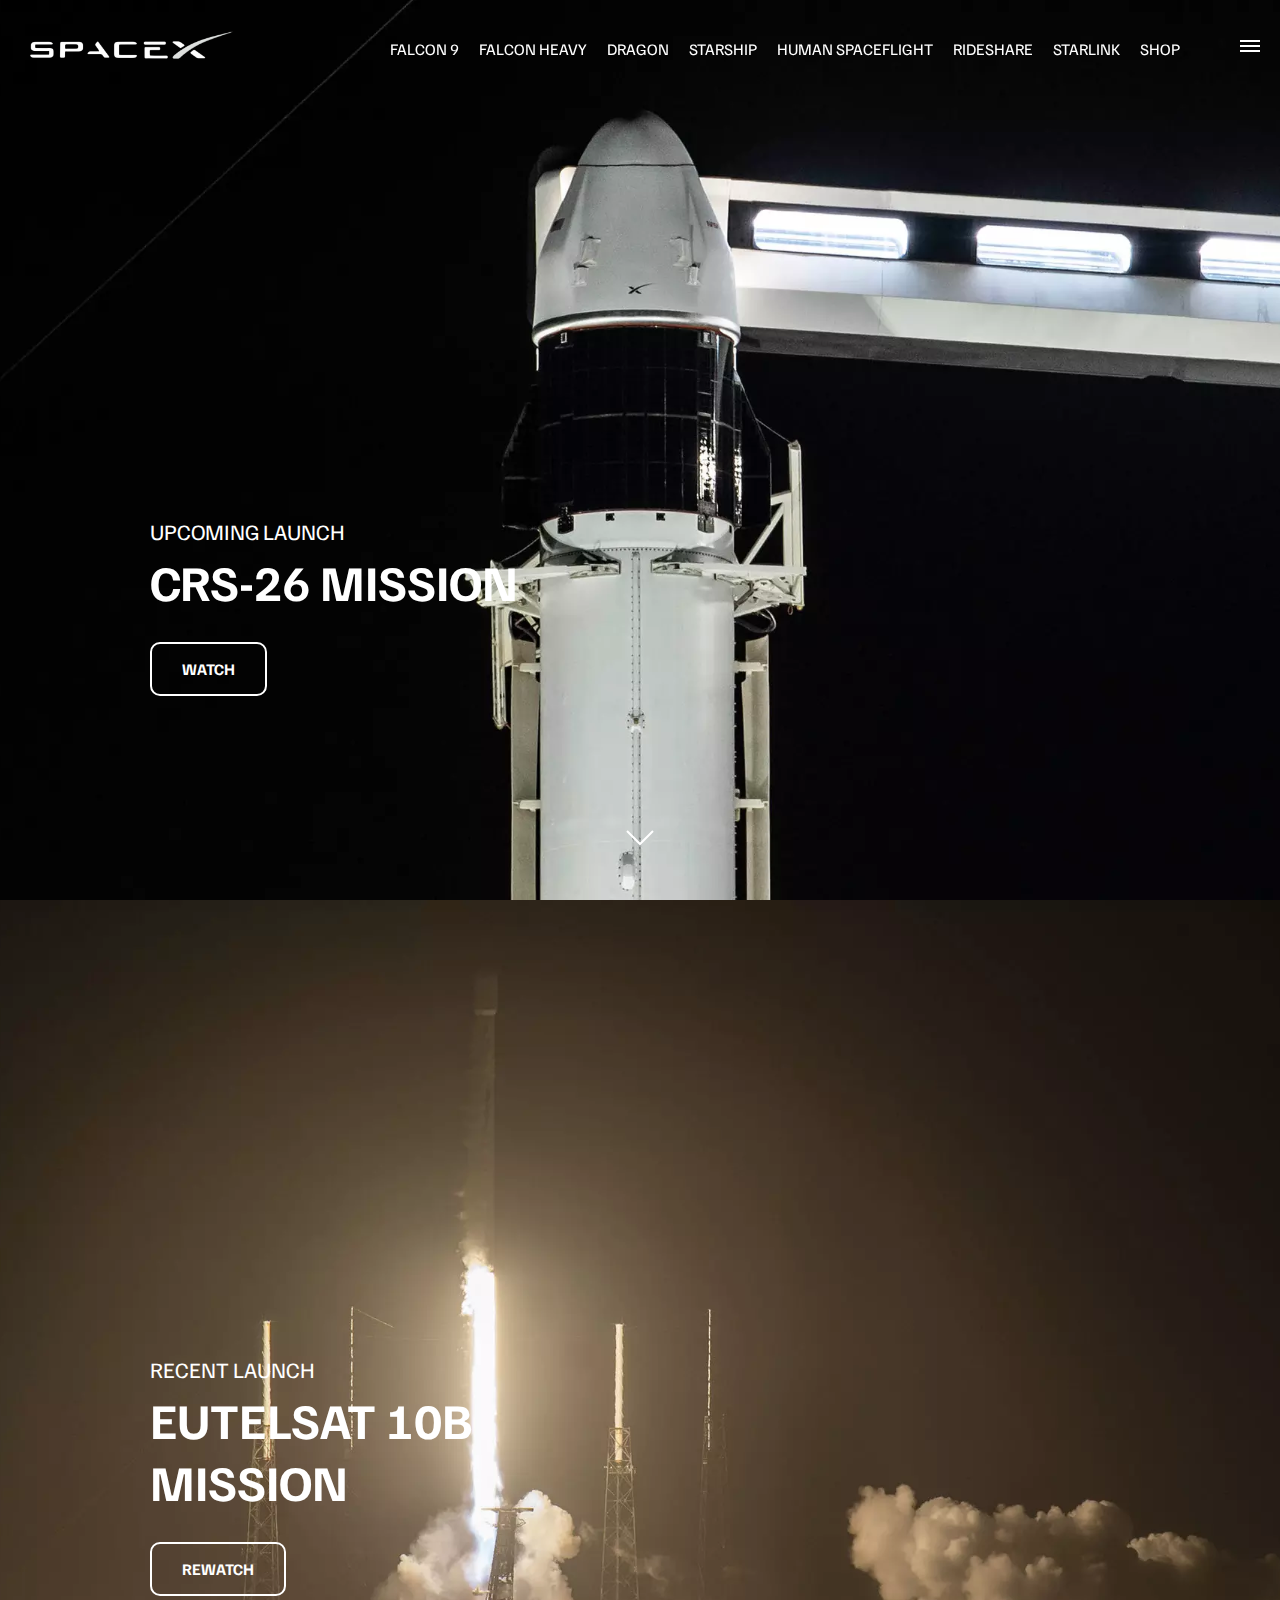
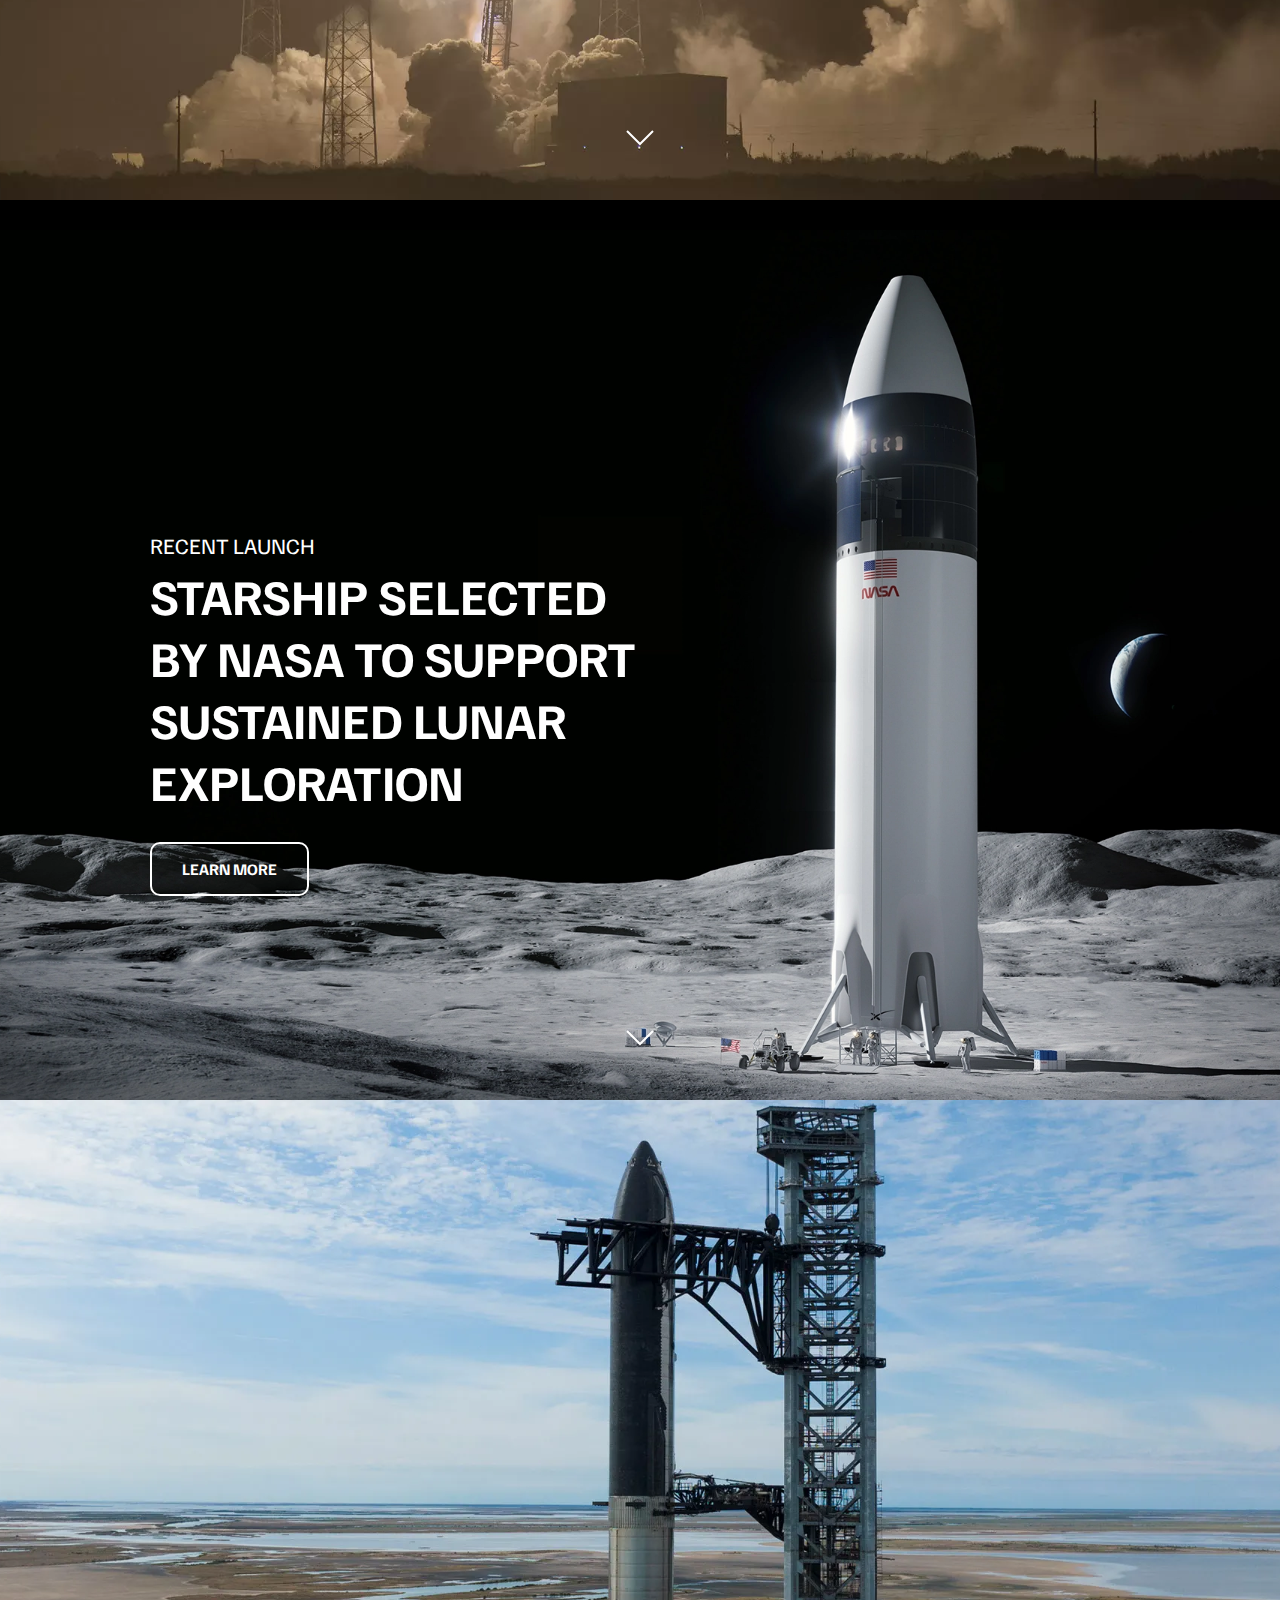
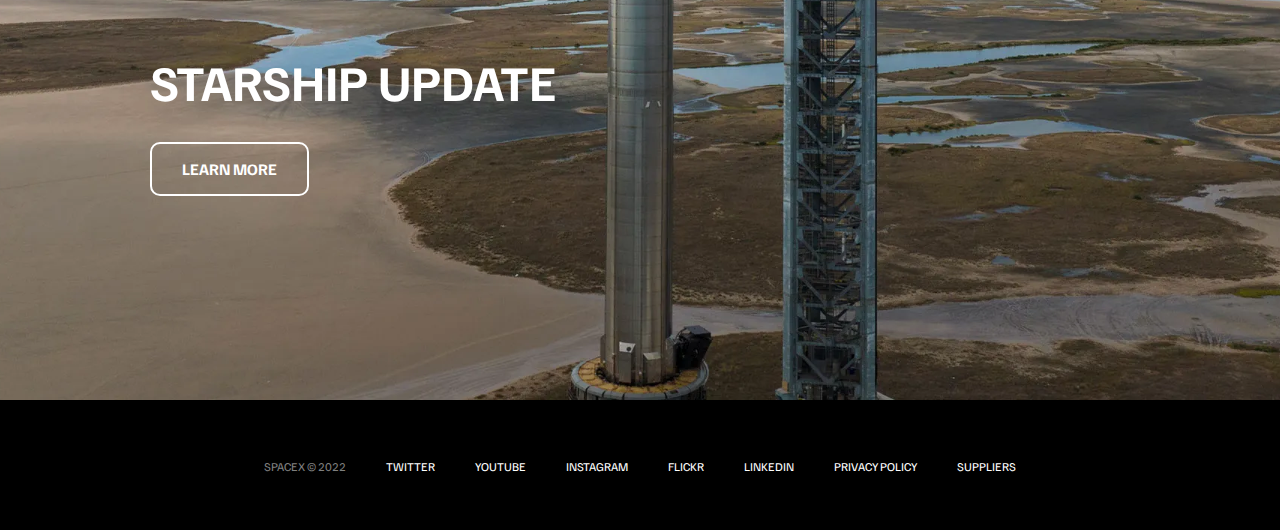
<file: index.html>
<!DOCTYPE html>
<html lang="en">
  <head>
    <meta charset="UTF-8" />
    <meta http-equiv="X-UA-Compatible" content="IE=edge" />
    <meta name="viewport" content="width=device-width, initial-scale=1.0" />
    <link rel="stylesheet" href="./css/style.css" />
    <script src="./js/script.js" defer></script>
    <title>SpaceX</title>
  </head>
  <body>
    <div id="overlay"></div>
    <div id="mobile-menu" class="mobile-main-menu">
      <ul>
        <li><a href="#">Mission</a></li>
        <li><a href="#">launches</a></li>
        <li><a href="#">Careers</a></li>
        <li><a href="#">Updates</a></li>
        <li><a href="#">Shop</a></li>

        <li class="mobile-only"><a href="falcon9.html">Falcon 9</a></li>
        <li class="mobile-only">
          <a href="falcon-heavy.html">Falcon Heavy</a>
        </li>
        <li class="mobile-only"><a href="dragon.html">Dragon</a></li>
        <li class="mobile-only"><a href="#">Starship</a></li>
        <li class="mobile-only"><a href="#">Human Spaceflight</a></li>
        <li class="mobile-only"><a href="#">Rideshare</a></li>
        <li class="mobile-only"><a href="#"> Starlink</a></li>
        <li class="mobile-only"><a href="#">Shop</a></li>
      </ul>
    </div>
    <header class="main-header">
      <div class="logo">
        <a href="index.html">
          <img src="img/logo.png" alt="SpaceX" srcset="" />
        </a>
      </div>
      <nav class="desktop-main-menu">
        <ul>
          <!-- TODO:add proper header -->
          <li><a href="falcon9.html">Falcon 9</a></li>
          <li><a href="falcon-heavy.html">Falcon Heavy</a></li>
          <li><a href="dragon.html">Dragon</a></li>
          <li><a href="#">Starship</a></li>
          <li><a href="#">Human Spaceflight</a></li>
          <li><a href="#">Rideshare</a></li>
          <li><a href="#"> Starlink</a></li>
          <li><a href="#">Shop</a></li>
        </ul>
      </nav>
    </header>
    <!-- hamburger menu  -->
    <button
      id="menu-btn"
      class="hamburger"
      type="button"
      aria-label="hamburger"
    >
      <span class="hamburger-top"></span>
      <span class="hamburger-middle"></span>
      <span class="hamburger-bottom"></span>
    </button>

    <!-- section-A -->

    <section class="section-a">
      <div class="section-inner">
        <h4>Upcoming Launch</h4>
        <h2>CRS-26 Mission</h2>
        <div href="#" class="btn">
          <div class="hover"></div>
          <span>watch</span>
        </div>
      </div>
      <div class="scroll-arrow">
        <svg width="30px" height="20px">
          <path
            stroke="#ffffff"
            fill="none"
            stroke-width="2px"
            d="M2.000,5.000 L15.000,18.000 L28.000,5.000 "
          ></path>
        </svg>
      </div>
    </section>
    <!-- section-B -->

    <section class="section-b">
      <div class="section-inner">
        <h4>RECENT LAUNCH</h4>
        <h2>
          EUTELSAT 10B <br />
          MISSION
        </h2>
        <div href="#" class="btn">
          <div class="hover"></div>
          <span>Rewatch</span>
        </div>
      </div>
      <div class="scroll-arrow">
        <svg width="30px" height="20px">
          <path
            stroke="#ffffff"
            fill="none"
            stroke-width="2px"
            d="M2.000,5.000 L15.000,18.000 L28.000,5.000 "
          ></path>
        </svg>
      </div>
    </section>
    <!-- section-c -->
    <section class="section-c">
      <div class="section-inner">
        <h4>RECENT LAUNCH</h4>
        <h2>
          STARSHIP SELECTED<br />BY NASA TO SUPPORT <br />
          SUSTAINED LUNAR<br />EXPLORATION
        </h2>
        <div href="#" class="btn">
          <div class="hover"></div>
          <span>Learn more</span>
        </div>
      </div>
      <div class="scroll-arrow">
        <svg width="30px" height="20px">
          <path
            stroke="#ffffff"
            fill="none"
            stroke-width="2px"
            d="M2.000,5.000 L15.000,18.000 L28.000,5.000 "
          ></path>
        </svg>
      </div>
    </section>
    <!-- section-d -->
    <section class="section-d">
      <div class="section-inner">
        <h2>STARSHIP UPDATE</h2>
        <div href="#" class="btn">
          <div class="hover"></div>
          <span>Learn more</span>
        </div>
      </div>
    </section>
    <!-- footer  -->
    <!-- TODO: fix for the mobile  -->
    <footer>
      <ul>
        <li><a class="spacex-text" href="#"> SPACEX © 2022</a></li>
        <li><a href="#">TWITTER</a></li>
        <li><a href="#">YOUTUBE</a></li>
        <li><a href="#">INSTAGRAM</a></li>
        <li><a href="#">FLICKR</a></li>
        <li><a href="#">LINKEDIN</a></li>
        <li><a href="#">PRIVACY POLICY</a></li>
        <li><a href="#">SUPPLIERS</a></li>
      </ul>
    </footer>
  </body>
</html>
</file>
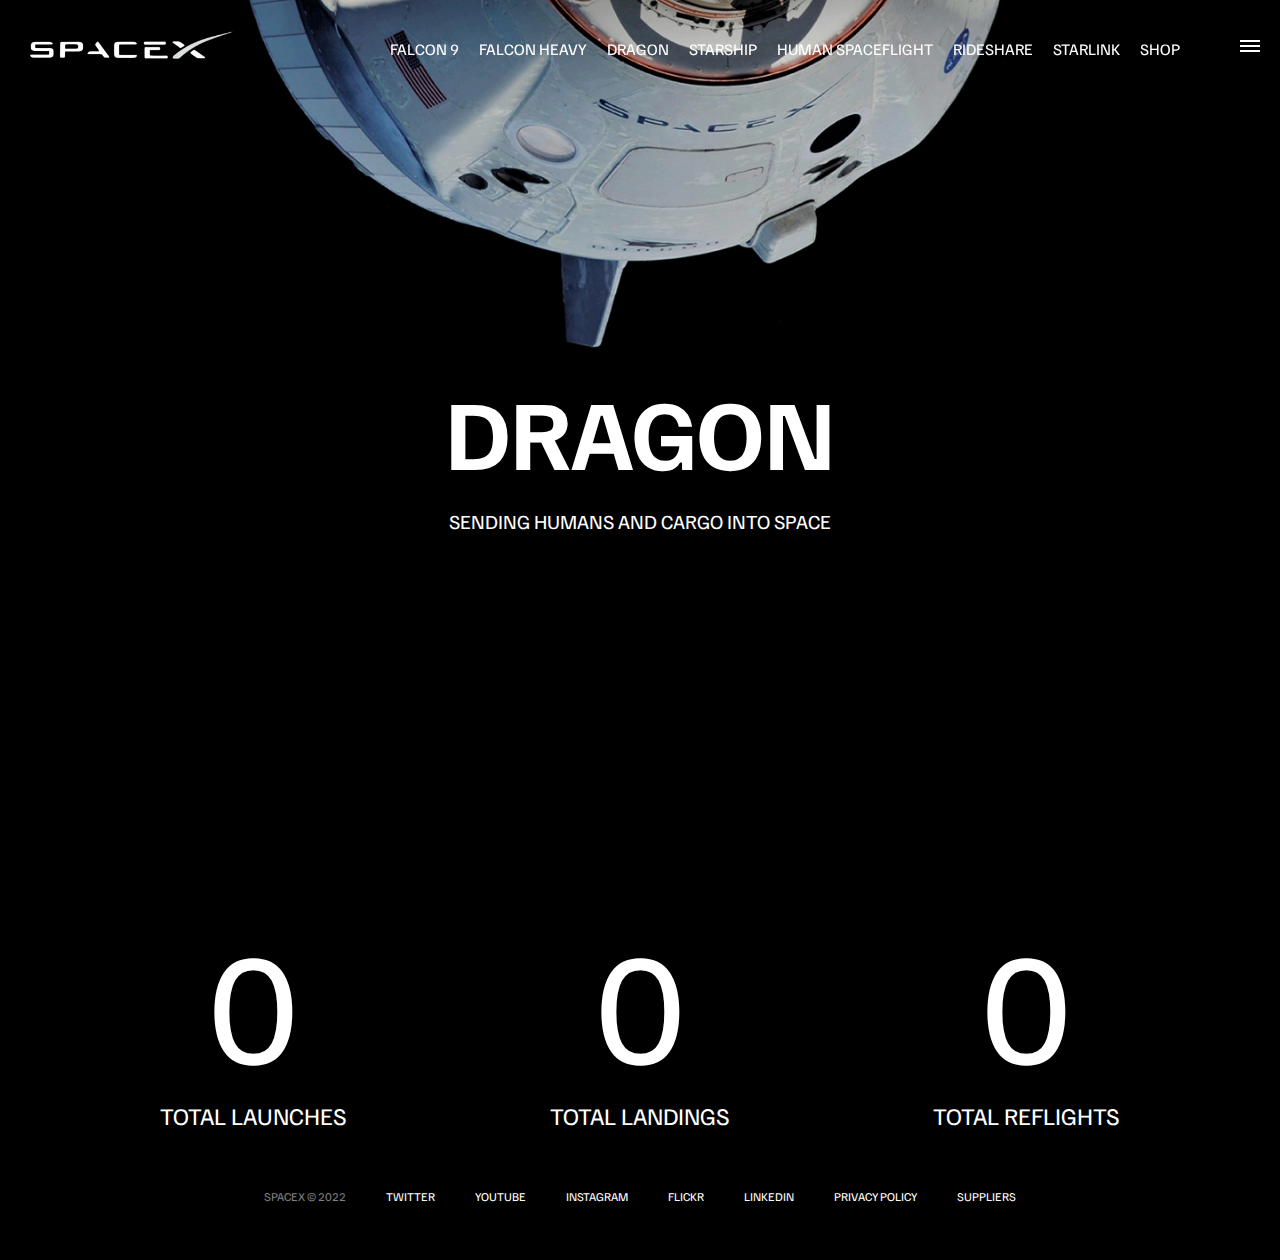
<file: dragon.html>
<!DOCTYPE html>
<html lang="en">
  <head>
    <meta charset="UTF-8" />
    <meta http-equiv="X-UA-Compatible" content="IE=edge" />
    <meta name="viewport" content="width=device-width, initial-scale=1.0" />
    <link rel="stylesheet" href="./css/style.css" />
    <script src="./js/script.js" defer></script>
    <title>SpaceX - Falcon 9</title>
  </head>
  <body>
    <div id="overlay"></div>
    <div id="mobile-menu" class="mobile-main-menu">
      <ul>
        <li><a href="#">Mission</a></li>
        <li><a href="#">launches</a></li>
        <li><a href="#">Careers</a></li>
        <li><a href="#">Updates</a></li>
        <li><a href="#">Shop</a></li>

        <li class="mobile-only"><a href="falcon9.html">Falcon 9</a></li>
        <li class="mobile-only">
          <a href="falcon-heavy.html">Falcon Heavy</a>
        </li>
        <li class="mobile-only"><a href="dragon.html">Dragon</a></li>
        <li class="mobile-only"><a href="#">Starship</a></li>
        <li class="mobile-only"><a href="#">Human Spaceflight</a></li>
        <li class="mobile-only"><a href="#">Rideshare</a></li>
        <li class="mobile-only"><a href="#"> Starlink</a></li>
        <li class="mobile-only"><a href="#">Shop</a></li>
      </ul>
    </div>
    <header class="main-header">
      <div class="logo">
        <a href="index.html">
          <img src="img/logo.png" alt="SpaceX" srcset="" />
        </a>
      </div>
      <nav class="desktop-main-menu">
        <ul>
          <!-- TODO:add proper header -->
          <li><a href="falcon9.html">Falcon 9</a></li>
          <li><a href="falcon-heavy.html">Falcon Heavy</a></li>
          <li><a href="dragon.html">Dragon</a></li>
          <li><a href="#">Starship</a></li>
          <li><a href="#">Human Spaceflight</a></li>
          <li><a href="#">Rideshare</a></li>
          <li><a href="#"> Starlink</a></li>
          <li><a href="#">Shop</a></li>
        </ul>
      </nav>
    </header>
    <!-- hamburger menu  -->
    <button
      id="menu-btn"
      class="hamburger"
      type="button"
      aria-label="hamburger"
    >
      <span class="hamburger-top"></span>
      <span class="hamburger-middle"></span>
      <span class="hamburger-bottom"></span>
    </button>
    <section class="section-animate bg-dragon"></section>
    <div class="section-inner-center">
      <h3>DRAGON</h3>

      <p>SENDING HUMANS AND CARGO INTO SPACE</p>
    </div>
    <div class="stats">
      <div>
        <span class="counter" data-target="36">0</span>
        <h4>Total Launches</h4>
      </div>
      <div>
        <span class="counter" data-target="33">0</span>
        <h4>TOTAL LANDINGS</h4>
      </div>
      <div>
        <span class="counter" data-target="15">0</span>
        <h4>TOTAL REFLIGHTS</h4>
      </div>
    </div>
    <!-- footer  -->
    <!-- TODO: fix for the mobile  -->
    <footer>
      <ul>
        <li><a class="spacex-text" href="#"> SPACEX © 2022</a></li>
        <li><a href="#">TWITTER</a></li>
        <li><a href="#">YOUTUBE</a></li>
        <li><a href="#">INSTAGRAM</a></li>
        <li><a href="#">FLICKR</a></li>
        <li><a href="#">LINKEDIN</a></li>
        <li><a href="#">PRIVACY POLICY</a></li>
        <li><a href="#">SUPPLIERS</a></li>
      </ul>
    </footer>
  </body>
</html>
</file>
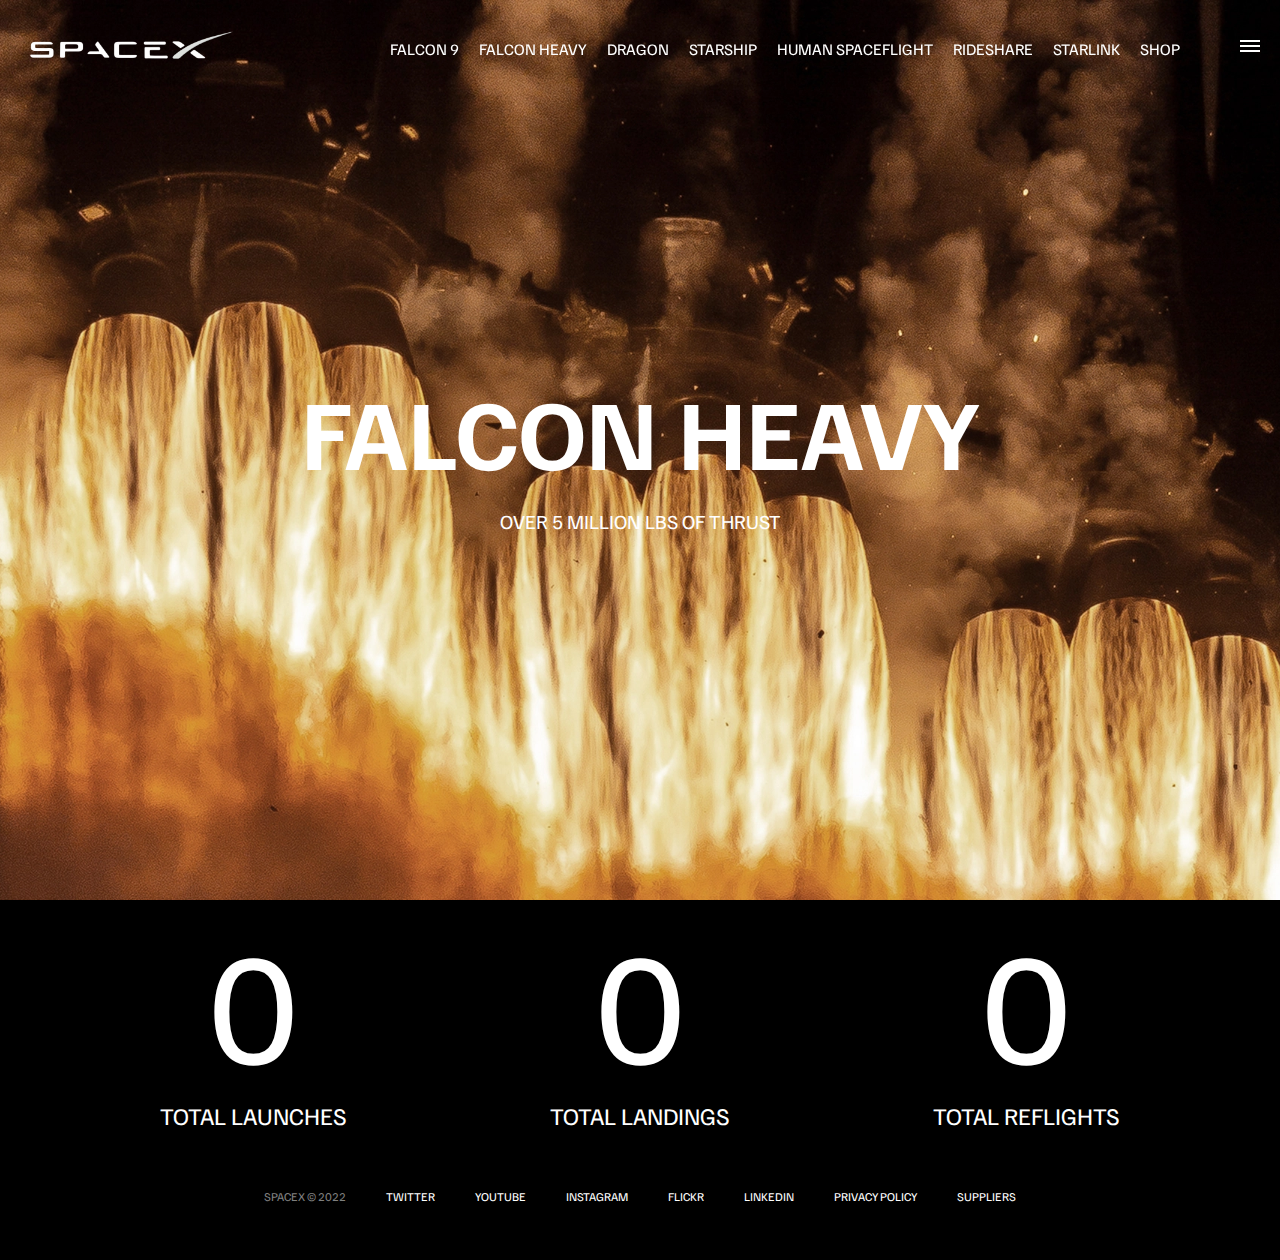
<file: falcon-heavy.html>
<!DOCTYPE html>
<html lang="en">
  <head>
    <meta charset="UTF-8" />
    <meta http-equiv="X-UA-Compatible" content="IE=edge" />
    <meta name="viewport" content="width=device-width, initial-scale=1.0" />
    <link rel="stylesheet" href="./css/style.css" />
    <script src="./js/script.js" defer></script>
    <title>SpaceX - Falcon 9</title>
  </head>
  <body>
    <div id="overlay"></div>
    <div id="mobile-menu" class="mobile-main-menu">
      <ul>
        <li><a href="#">Mission</a></li>
        <li><a href="#">launches</a></li>
        <li><a href="#">Careers</a></li>
        <li><a href="#">Updates</a></li>
        <li><a href="#">Shop</a></li>

        <li class="mobile-only"><a href="falcon9.html">Falcon 9</a></li>
        <li class="mobile-only">
          <a href="falcon-heavy.html">Falcon Heavy</a>
        </li>
        <li class="mobile-only"><a href="dragon.html">Dragon</a></li>
        <li class="mobile-only"><a href="#">Starship</a></li>
        <li class="mobile-only"><a href="#">Human Spaceflight</a></li>
        <li class="mobile-only"><a href="#">Rideshare</a></li>
        <li class="mobile-only"><a href="#"> Starlink</a></li>
        <li class="mobile-only"><a href="#">Shop</a></li>
      </ul>
    </div>
    <header class="main-header">
      <div class="logo">
        <a href="index.html">
          <img src="img/logo.png" alt="SpaceX" srcset="" />
        </a>
      </div>
      <nav class="desktop-main-menu">
        <ul>
          <!-- TODO:add proper header -->
          <li><a href="falcon9.html">Falcon 9</a></li>
          <li><a href="falcon-heavy.html">Falcon Heavy</a></li>
          <li><a href="dragon.html">Dragon</a></li>
          <li><a href="#">Starship</a></li>
          <li><a href="#">Human Spaceflight</a></li>
          <li><a href="#">Rideshare</a></li>
          <li><a href="#"> Starlink</a></li>
          <li><a href="#">Shop</a></li>
        </ul>
      </nav>
    </header>
    <!-- hamburger menu  -->
    <button
      id="menu-btn"
      class="hamburger"
      type="button"
      aria-label="hamburger"
    >
      <span class="hamburger-top"></span>
      <span class="hamburger-middle"></span>
      <span class="hamburger-bottom"></span>
    </button>
    <section class="section-animate bg-falcon-heavy"></section>
    <div class="section-inner-center">
      <h3>FALCON HEAVY</h3>

      <p>OVER 5 MILLION LBS OF THRUST</p>
    </div>
    <div class="stats">
      <div>
        <span class="counter" data-target="4">0</span>
        <h4>Total Launches</h4>
      </div>
      <div>
        <span class="counter" data-target="9">0</span>
        <h4>TOTAL LANDINGS</h4>
      </div>
      <div>
        <span class="counter" data-target="4">0</span>
        <h4>TOTAL REFLIGHTS</h4>
      </div>
    </div>
    <!-- footer  -->
    <!-- TODO: fix for the mobile  -->
    <footer>
      <ul>
        <li><a class="spacex-text" href="#"> SPACEX © 2022</a></li>
        <li><a href="#">TWITTER</a></li>
        <li><a href="#">YOUTUBE</a></li>
        <li><a href="#">INSTAGRAM</a></li>
        <li><a href="#">FLICKR</a></li>
        <li><a href="#">LINKEDIN</a></li>
        <li><a href="#">PRIVACY POLICY</a></li>
        <li><a href="#">SUPPLIERS</a></li>
      </ul>
    </footer>
  </body>
</html>
</file>
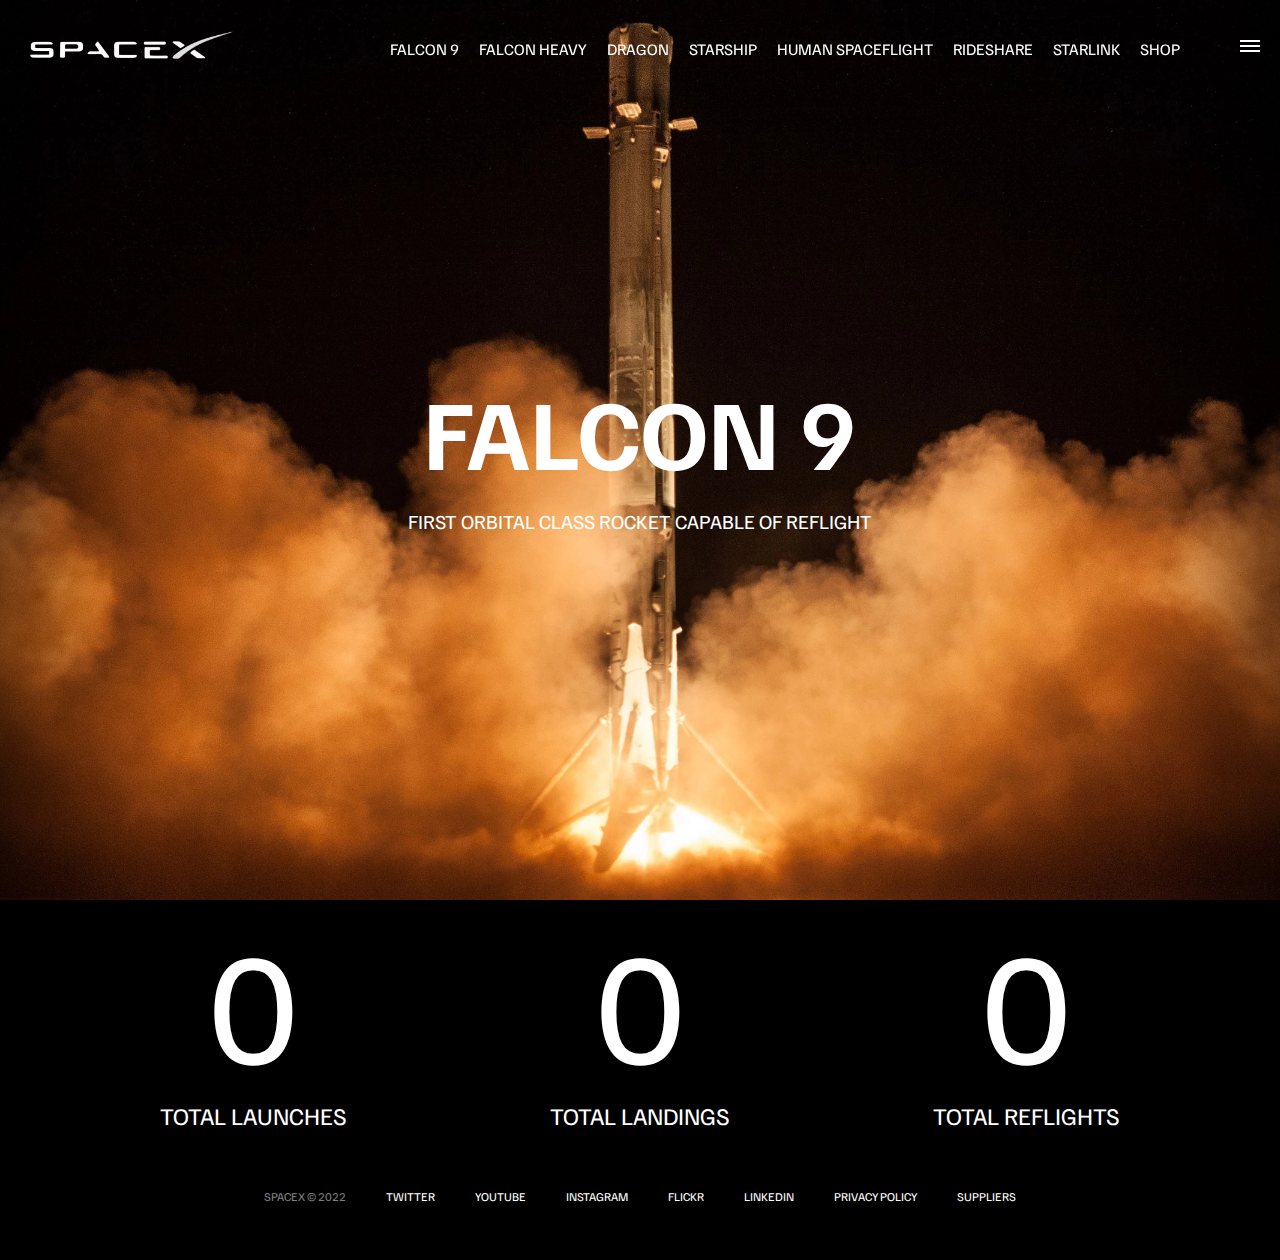
<file: falcon9.html>
<!DOCTYPE html>
<html lang="en">
  <head>
    <meta charset="UTF-8" />
    <meta http-equiv="X-UA-Compatible" content="IE=edge" />
    <meta name="viewport" content="width=device-width, initial-scale=1.0" />
    <link rel="stylesheet" href="./css/style.css" />
    <script src="./js/script.js" defer></script>
    <title>SpaceX - Falcon 9</title>
  </head>
  <body>
    <div id="overlay"></div>
    <div id="mobile-menu" class="mobile-main-menu">
      <ul>
        <li><a href="#">Mission</a></li>
        <li><a href="#">launches</a></li>
        <li><a href="#">Careers</a></li>
        <li><a href="#">Updates</a></li>
        <li><a href="#">Shop</a></li>

        <li class="mobile-only"><a href="falcon9.html">Falcon 9</a></li>
        <li class="mobile-only">
          <a href="falcon-heavy.html">Falcon Heavy</a>
        </li>
        <li class="mobile-only"><a href="dragon.html">Dragon</a></li>
        <li class="mobile-only"><a href="#">Starship</a></li>
        <li class="mobile-only"><a href="#">Human Spaceflight</a></li>
        <li class="mobile-only"><a href="#">Rideshare</a></li>
        <li class="mobile-only"><a href="#"> Starlink</a></li>
        <li class="mobile-only"><a href="#">Shop</a></li>
      </ul>
    </div>
    <header class="main-header">
      <div class="logo">
        <a href="index.html">
          <img src="img/logo.png" alt="SpaceX" srcset="" />
        </a>
      </div>
      <nav class="desktop-main-menu">
        <ul>
          <!-- TODO:add proper header -->
          <li><a href="falcon9.html">Falcon 9</a></li>
          <li><a href="falcon-heavy.html">Falcon Heavy</a></li>
          <li><a href="dragon.html">Dragon</a></li>
          <li><a href="#">Starship</a></li>
          <li><a href="#">Human Spaceflight</a></li>
          <li><a href="#">Rideshare</a></li>
          <li><a href="#"> Starlink</a></li>
          <li><a href="#">Shop</a></li>
        </ul>
      </nav>
    </header>
    <!-- hamburger menu  -->
    <button
      id="menu-btn"
      class="hamburger"
      type="button"
      aria-label="hamburger"
    >
      <span class="hamburger-top"></span>
      <span class="hamburger-middle"></span>
      <span class="hamburger-bottom"></span>
    </button>
    <section class="section-animate bg-falcon-9"></section>
    <div class="section-inner-center">
      <h3>Falcon 9</h3>

      <p>FIRST ORBITAL CLASS ROCKET CAPABLE OF REFLIGHT</p>
    </div>
    <div class="stats">
      <div>
        <span class="counter" data-target="185">0</span>
        <h4>Total Launches</h4>
      </div>
      <div>
        <span class="counter" data-target="143">0</span>
        <h4>TOTAL LANDINGS</h4>
      </div>
      <div>
        <span class="counter" data-target="123">0</span>
        <h4>TOTAL REFLIGHTS</h4>
      </div>
    </div>
    <!-- footer  -->
    <footer>
      <ul>
        <li><a class="spacex-text" href="#"> SPACEX © 2022</a></li>
        <li><a href="#">TWITTER</a></li>
        <li><a href="#">YOUTUBE</a></li>
        <li><a href="#">INSTAGRAM</a></li>
        <li><a href="#">FLICKR</a></li>
        <li><a href="#">LINKEDIN</a></li>
        <li><a href="#">PRIVACY POLICY</a></li>
        <li><a href="#">SUPPLIERS</a></li>
      </ul>
    </footer>
  </body>
</html>
</file>
<file: css/style.css>
@import url('https://fonts.googleapis.com/css2?family=Familjen+Grotesk:wght@400;600;700&display=swap');

*, *::after, *::before {
    margin:0;
    padding:0;
    box-sizing: border-box;
}

body{
    font-family: 'Familjen Grotesk', sans-serif;
    background-color:#000;
    color:#fff; 
}

a{
    text-decoration: none;
    color:#fff;
}

ul{
    list-style: none;
}

/* Header/Navbar*/
.main-header{
    position:fixed;
    top:0;
    left:0;
    height:100px;
    width:100%;
    z-index:3;
    display:flex;
    justify-content:space-between;
    align-items:center;
    text-transform: uppercase;
    padding:0 30px;
}
/*logo*/
.logo{
    width: 210px;
    height:auto;
}

.logo img{
    display: block;
    width:100%;
    height:auto;
}
/*Desktop menu*/
.desktop-main-menu{
    margin-right: 50px;
}

.desktop-main-menu ul{
    display: flex;
}

.desktop-main-menu ul li{
    position: relative;
    margin-right: 20px;
    padding-bottom: 2px;
}


/*Menu  item bottom border*/

.desktop-main-menu ul li a::after {
    content: " ";
    position: absolute;
    bottom: 0;
    left: 0;
    width: 100%;
    height: 1px;
    background-color: #fff;
    transform-origin: right center;
    transform: scaleX(0);
    transition: transform 0.6s cubic-bezier(0.19, 1, 0.22, 1);
}
.desktop-main-menu ul li a:hover:after{
    transform: scaleX(1);
    transform-origin: left center;
    transition-duration: 0.4s;
}

/* Sections */
section{
    position: relative;
    height:100vh;
    background-position: center center;
    background-repeat: no-repeat;
    background-size: cover;
    text-transform: uppercase;
}

.section-inner {
  position: absolute;
  bottom: 200px;
  left: 150px;
  max-width: 560px;
}

.section-inner h4{
    font-size:22px;
    margin-bottom: 5px;
    font-weight: 300;
    animation: fadeInUp 0.5s ease-in-out;
}

.section-inner h2{
    font-size:50px;
    font-weight: 700;
    margin-bottom: 20px;
     animation: fadeInUp 0.5s ease-in-out 0.2s;
     animation-fill-mode: both; /* stop from showing at the start */
}
.section-inner a{
     animation: fadeInUp 0.5s ease-in-out 0.4s;
     animation-fill-mode: both; /* stop from showing at the start */
}



/* Background images*/
.section-a{
    background-image: url('../img/section-a.webp');
}
.section-b{
    background-image: url('../img/section-b.webp');
}
.section-c{
    background-image: url('../img/section-c.webp');
}
.section-d{
    background-image: url('../img/section-d.webp');
}

.btn{
    position: relative;
    display: inline-block;
    cursor: pointer;
    text-align: center;
    max-width: 200px;
    padding: 15px  30px;
    margin-top: 10px;
    border: 2px solid #fff;
    border-radius: 10px;
    text-transform: uppercase;
    font-weight: bold;
    overflow: hidden;
    z-index: 2;
    animation: fadeInUp 0.5s ease-in-out 0.4s;
    animation-fill-mode: both; /* stop from showing at the start */
}

.btn:hover span{
    color:#000;
}

.btn .hover{
    position:absolute;
    top:0;
    left:0;
    width:100%;
    height:100%;
    background-color: #fff;
    color: #000;
    z-index: -1;
    transform: translateY(100%);
    transition: transform 0.6s cubic-bezier(0.19, 1, 0.22, 1);
}
.btn:hover .hover{
    transform:translateY(0);
}
.scroll-arrow{

    position:absolute;
    bottom: 50px;
    left: 50%;
    transform: translateX(-50%);
    animation: fadeBounce 5s infinite; /* every 5s it doing the animation infinite time*/

}
/*Footer*/
footer{
    position: relative;
    padding:55px;
}
footer ul{
    display: flex;
    justify-content: center;
    align-items: center;
    gap: 40px;

}
footer ul li a{
    font-size: 12px;
    transition: color 0.6s;

}
footer ul li a:hover{
    color:#aaa;
}

.spacex-text{
    color: gray;
    cursor: auto;
}


/*Hamburger menu*/
.hamburger{
    position: fixed;
    top: 40px;
    right: 20px;
    z-index: 10;
    cursor: pointer;
    width:20px;
    height:20px;
    background:none;
    border:none;

}

.hamburger-top,.hamburger-middle,.hamburger-bottom{
    position: absolute;
    width:20px;
    height:2px;
    background-color: #fff;
    left:0px;
    top:0px;
    transition: all 0.5s;
}
.hamburger-middle{
    transform: translateY(5px);

}
.hamburger-bottom{
    transform: translateY(10px);
}

/* Transition hamburger to X when open */
.open {
  transform: rotate(90deg);
}

.open .hamburger-top {
  transform: rotate(45deg) translateY(6px) translateX(6px);
}

.open .hamburger-middle {
  display: none;
}

.open .hamburger-bottom {
  transform: rotate(-45deg) translateY(6px) translateX(-6px);
}

/*overlay*/
.overlay-show{
    position: fixed;
    top:0;
    left:0;
    width:100%;
    height:100%;
    background-color:rgba(0, 0, 0, 0.5);
    z-index: 3;

}
.stop-scrolling{
    overflow: hidden;
}

/*Hide mobile menu*/
.mobile-only{
    display: none;
}
/*Mobile menu*/
.mobile-main-menu{
    position:fixed;
    top:0;
    right:0;
    width: 350px;
    height:100%;
    background-color: #000;
    z-index: 4;

    display: flex;
    align-items: center;
    justify-content: center;
    transform: translateX(100%);
    transition: transform 0.6s cubic-bezier(0.19, 1, 0.22, 1);

}

/*bring menu open*/
.show-menu{
    transform: translateX(0);
}

.mobile-main-menu ul{
    display: flex;
    flex-direction: column;
    align-items: end;
    justify-content: center;
    padding: 50px;
    width:100%;
    
}
.mobile-main-menu ul li{
    margin-bottom: 20px;
    font-size: 18px;
    text-transform: uppercase;
    border-bottom: 1px white dotted;
    width: 100%;
    text-align: right;
    padding-bottom: 8px;
}
.mobile-main-menu ul li a{
    color: #fff;
    transition: color 0.6s;
}

.mobile-main-menu ul li a:hover{
    color:#aaa;
}
/*Falcon 9 page*/
.bg-falcon-9{
    background-image: url('../img/falcon_nine.webp');
}
.bg-falcon-heavy{
    background-image: url('../img/falcon_heavy.webp');
}
.bg-dragon{
    background-image: url('../img/dragon.webp');
}
.section-animate{
    animation: fadeIn 2s ease-in-out;

}

.section-inner-center{
    position: absolute;
    top: 50%;
    left: 50%;
    transform: translate(-50%,-50%);
    text-transform: uppercase;
    text-align: center;
    width:80%;
}

.section-inner-center h3{
    font-size: 100px;
    margin-bottom: 15px;
    animation: fadeInUp 0.5s ease-in-out ;
}
.section-inner-center p{
    font-size: 20px;
    animation: fadeInUp 0.5s ease-in-out 0.2s;
    animation-fill-mode: both; 
}

/*Stats*/
.stats{

    max-width: 960px;
    margin: 0 auto;
    display: flex;
    align-items: center;
    justify-content: space-between;
    text-align: center;
    text-transform: uppercase;
}
.stats div span {
    font-size: 160px;
}
.stats div h4{
    font-size:24px;
    font-weight: 300;
}

/* Animations */
@keyframes fadeInUp{
    0%{
        opacity: 0;
        transform: translateY(140px);
    }
    100%{
        opacity: 1;
            transform: translateY(0px);
    }

}
@keyframes fadeIn{
    0%{
        opacity: 0;

    }
    100%{
        opacity: 1;

    }

}
@keyframes fadeBounce{
    0%,
    20%,
    50%,
    80%,
    100%{
        opacity: 0;
        transform: translateY(-20px);

    }
    40%{
        opacity: 1;
        transform : translateY(0);
    }

}
/* Media Queries */


@media (max-width: 960px){

    /*Hide desktop menu*/
    .desktop-main-menu{
        display: none;
    }
    .mobile-only{
        display: block;
    }
    .section-inner-center h3{
        font-size: 75px;
    }
    footer ul {
        display: flex;
        gap: 1px;
        flex-wrap: wrap;
    }
}

@media (max-width: 650px){

 .section-inner{
    bottom: 75px;
    left:20px;
 }
 .section-inner h2{
    font-size: 40px;

 }

 footer ul li:first-child{
    position: absolute;
    top:30px;
    left: 50%;
    transform:translate(-50%)
 }
 footer ul li{
    margin-right: 15px;
 }
 .logo{
    width: 150px;
    margin: auto;
 }
 .section-inner-center{
    width:80%;
 }
  .section-inner-center h3{
        font-size: 60px;
    }
    .stats{
        flex-direction: column;
    }
    .stats div{
        margin-bottom: 20px;
    }

}
</file>
